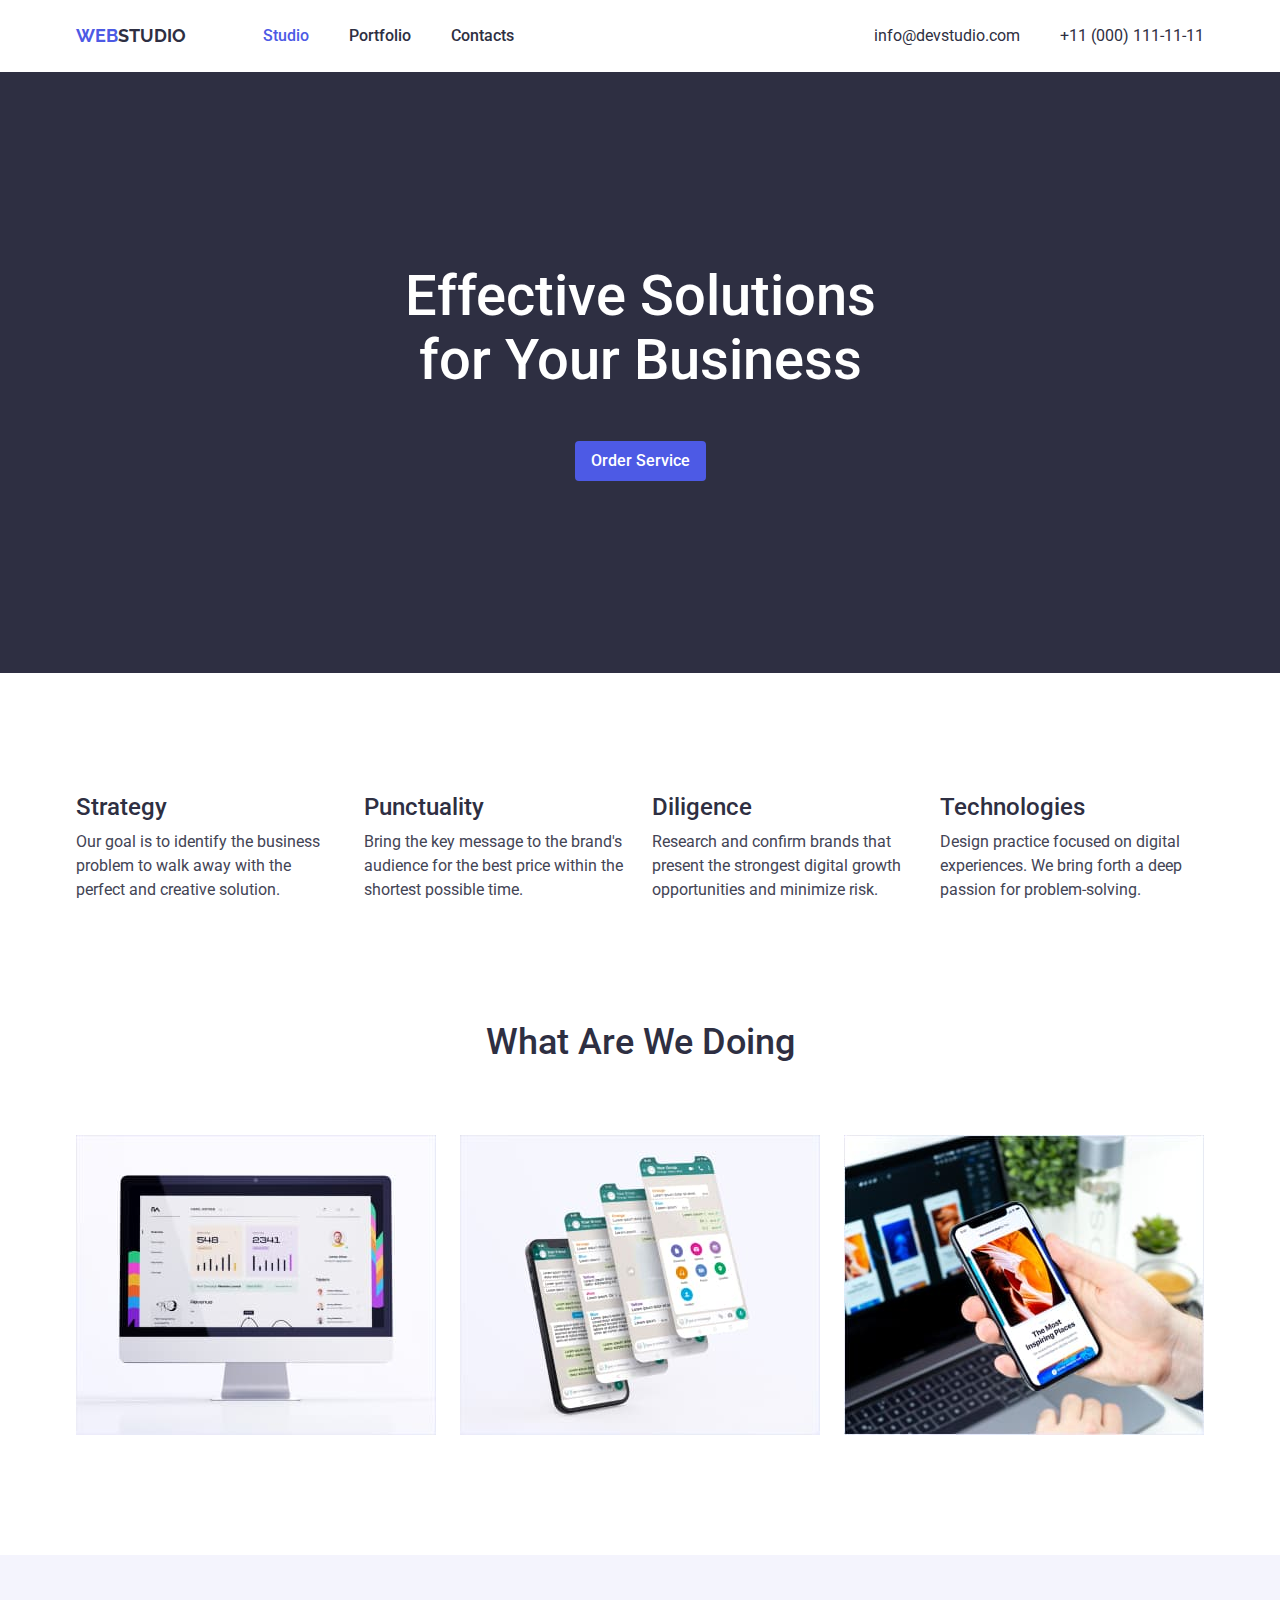
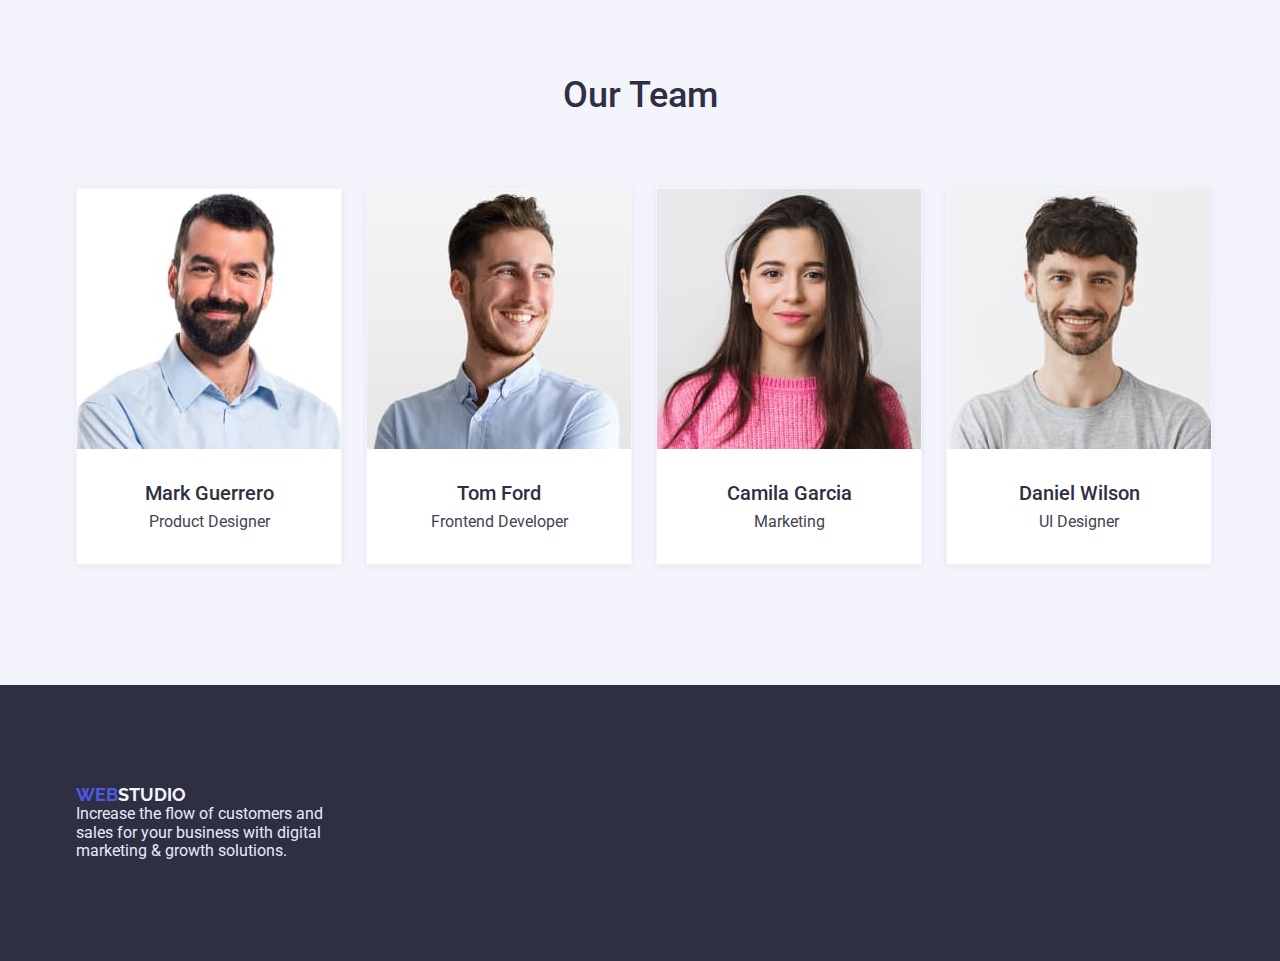
<file: index.html>
<!DOCTYPE html>
<html lang="en">
	<head>
		<meta charset="UTF-8" />
		<meta http-equiv="X-UA-Compatible" content="IE=edge" />
		<meta name="viewport" content="width=device-width, initial-scale=1.0" />
		<title>Main Page</title>
		<link
			href="https://fonts.googleapis.com/css2?family=Raleway:wght@700&family=Roboto:wght@400;500;700;900&display=swap"
			rel="stylesheet"
		/>
		<link rel="stylesheet" href="./css/modern-normalize.css" />
		<link rel="stylesheet" href="./css/styles.css" />
	</head>
	<body>
		<header class="header">
			<div class="container main-nav">
				<a href="./index.html" class="logo">Web<span class="logo-dark">Studio</span></a>
				<nav>
					<ul class="site-nav list">
						<li class="item"><a href="./index.html" class="link underlineless current">Studio</a></li>
						<li class="item"><a href="./portfolio.html" class="link underlineless">Portfolio</a></li>
						<li class="item"><a href="" class="link underlineless">Contacts</a></li>
					</ul>
				</nav>
				<ul class="contact list">
					<li class="item"><a href="mailto:info@devstudio.com" class="link underlineless">info@devstudio.com</a></li>
					<li class="item"><a href="tel:+110001111111" class="link underlineless">+11 (000) 111-11-11</a></li>
				</ul>
			</div>
		</header>

		<main>
			<section class="hero">
				<h1 class="hero-title">Effective Solutions<br />for Your Business</h1>
				<button type="button" class="primary">Order Service</button>
			</section>

			<section class="section-adv">
				<div class="container">
					<h2 class="section-title visually-hidden">Advantage</h2>
					<ul class="advantage-list list">
						<li class="item">
							<h3 class="advantage">Strategy</h3>
							<p>Our goal is to identify the business problem to walk away with the perfect and creative solution. </p>
						</li>
						<li class="item">
							<h3 class="advantage">Punctuality</h3>
							<p>Bring the key message to the brand's audience for the best price within the shortest possible time.</p>
						</li>
						<li class="item">
							<h3 class="advantage">Diligence</h3>
							<p
								>Research and confirm brands that present the strongest digital growth opportunities and minimize
								risk.</p
							>
						</li>
						<li class="item">
							<h3 class="advantage">Technologies</h3>
							<p>Design practice focused on digital experiences. We bring forth a deep passion for problem-solving.</p>
						</li>
					</ul>
				</div>
			</section>

			<section class="section">
				<div class="container">
					<h2 class="section-title">What are we doing</h2>
					<ul class="dev-img list">
						<li class="item"><img src="./images/pic/website.jpg" alt="WebSite" width="360" class="dev-img-item" /></li>
						<li class="item"
							><img src="./images/pic/messenger.jpg" alt="Messenger" width="360" class="dev-img-item"
						/></li>
						<li class="item"><img src="./images/pic/app.jpg" alt="App" width="360" class="dev-img-item" /></li>
					</ul>
				</div>
			</section>

			<section class="section light">
				<div class="container">
					<h2 class="section-title">Our Team</h2>
					<ul class="team-list list">
						<li class="team-item shadow">
							<img src="./images/team/mark-guerrero.jpg" alt="Photo Mark Guerrero" height="260" class="team-img" />
							<div class="team-card"><h3 class="team-name">Mark Guerrero</h3> <p>Product Designer</p></div>
						</li>
						<li class="team-item shadow">
							<img src="./images/team/tom-ford.jpg" alt="Photo Tom Ford" height="260" class="team-img" />
							<div class="team-card"><h3 class="team-name">Tom Ford</h3> <p>Frontend Developer</p></div>
						</li>
						<li class="team-item shadow">
							<img src="./images/team/camila-garcia.jpg" alt="Photo Camila Garcia" height="260" class="team-img" />
							<div class="team-card"><h3 class="team-name">Camila Garcia</h3> <p>Marketing</p></div>
						</li>
						<li class="team-item shadow">
							<img src="./images/team/daniel-wilson.jpg" alt="Photo Daniel Wilson" height="260" class="team-img" />
							<div class="team-card"><h3 class="team-name">Daniel Wilson</h3> <p>UI Designer</p></div>
						</li>
					</ul>
				</div>
			</section>
		</main>

		<footer class="footer">
			<div class="container">
				<a href="./index.html" class="logo">Web<span class="logo-light">Studio</span></a>
				<p>Increase the flow of customers and sales for your business with digital marketing & growth solutions.</p>
			</div>
		</footer>
	</body>
</html>
</file>
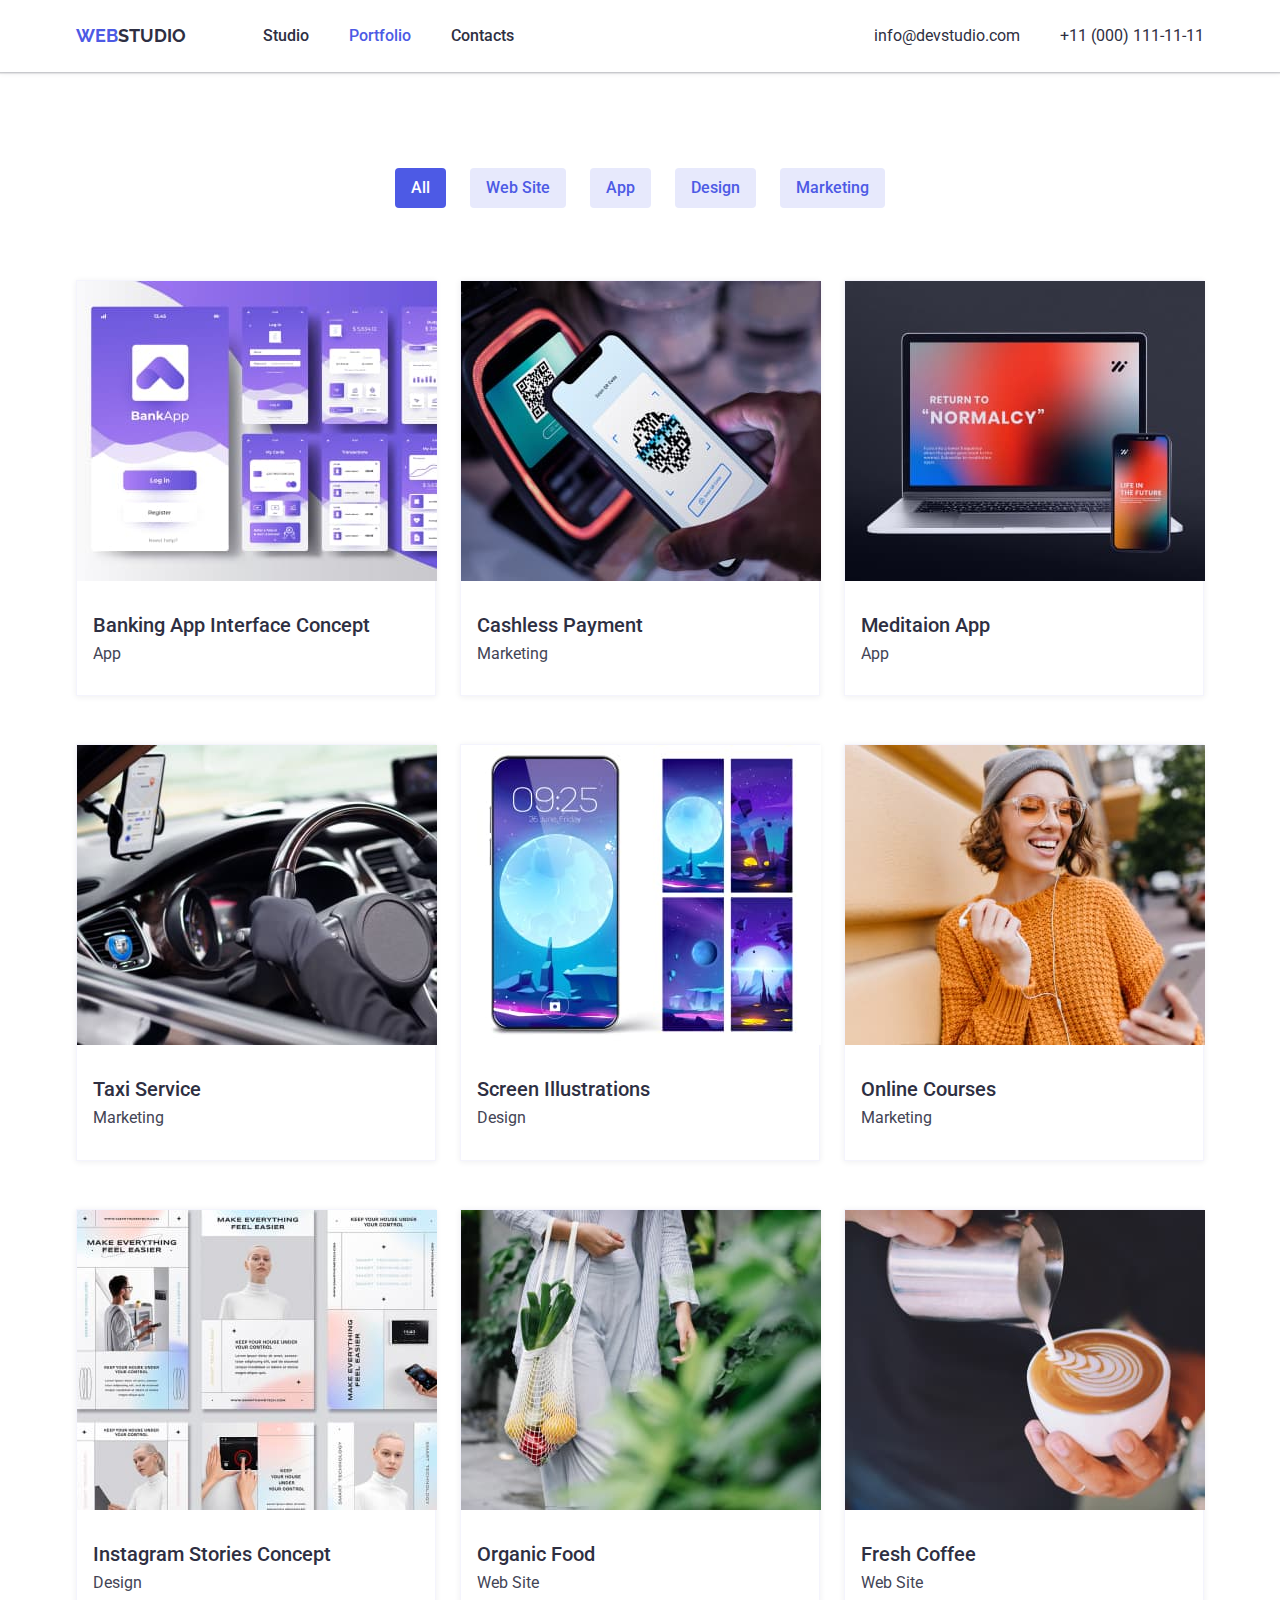
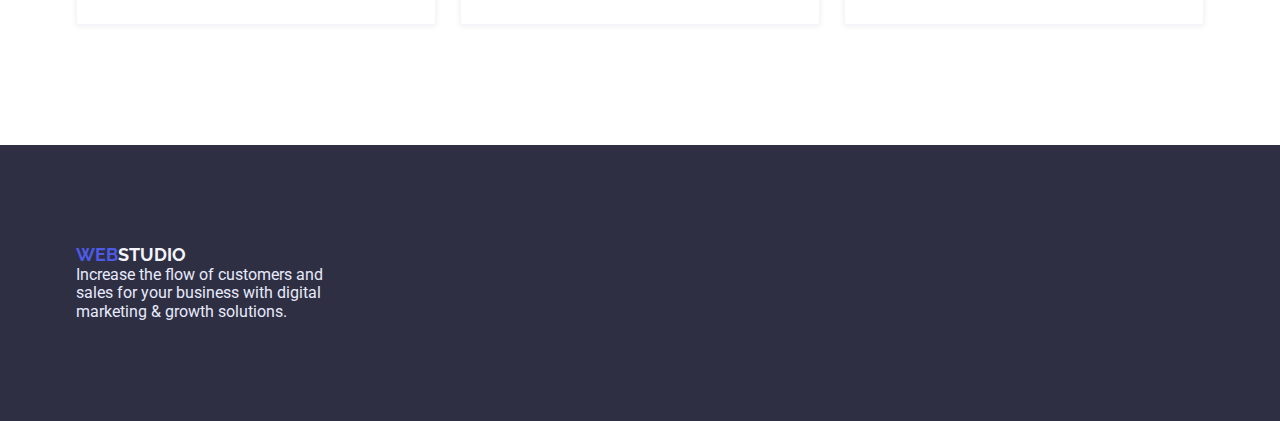
<file: portfolio.html>
<!DOCTYPE html>
<html lang="en">
	<head>
		<meta charset="UTF-8" />
		<meta http-equiv="X-UA-Compatible" content="IE=edge" />
		<meta name="viewport" content="width=device-width, initial-scale=1.0" />
		<title>Portfolio</title>
		<link
			href="https://fonts.googleapis.com/css2?family=Raleway:wght@700&family=Roboto:wght@400;500;700;900&display=swap"
			rel="stylesheet"
		/>
		<link rel="stylesheet" href="./css/modern-normalize.css" />
		<link rel="stylesheet" href="./css/styles.css" />
	</head>
	<body>
		<header class="header">
			<div class="container main-nav">
				<a href="./index.html" class="logo">Web<span class="logo-dark">Studio</span></a>
				<nav>
					<ul class="site-nav list">
						<li class="item"><a href="./index.html" class="link underlineless">Studio</a></li>
						<li class="item"><a href="./portfolio.html" class="link underlineless current">Portfolio</a></li>
						<li class="item"><a href="" class="link underlineless">Contacts</a></li>
					</ul>
				</nav>
				<ul class="contact list">
					<li class="item"><a href="mailto:info@devstudio.com" class="link underlineless">info@devstudio.com</a></li>
					<li class="item"><a href="tel:+110001111111" class="link underlineless">+11 (000) 111-11-11</a></li>
				</ul>
			</div>
		</header>

		<main>
			<section class="section portfolio">
				<div class="container">
					<h1 class="section-title visually-hidden">Portfolio</h1>
					<ul class="filters-list list">
						<li class="filters">
							<button type="button" class="button primary">All</button>
						</li>
						<li class="filters">
							<button type="button" class="button secondary">Web Site</button>
						</li>
						<li class="filters">
							<button type="button" class="button secondary">App</button>
						</li>
						<li class="filters">
							<button type="button" class="button secondary">Design</button>
						</li>
						<li class="filters">
							<button type="button" class="button secondary">Marketing</button>
						</li>
					</ul>
					<ul class="list works">
						<li class="works-item shadow">
							<a href="" class="underlineless">
								<img
									src="./images/cards/card-01.jpg"
									alt="Banking App Interface Concept"
									width="360"
									class="card-img"
								/>
								<div class="cards"
									><h2 class="card-name">Banking App Interface Concept</h2> <p class="card-description">App</p></div
								>
							</a>
						</li>
						<li class="works-item shadow">
							<a href="" class="underlineless">
								<img src="./images/cards/card-02.jpg" alt="Cashless Payment" width="360" class="card-img" />
								<div class="cards"
									><h2 class="card-name">Cashless Payment</h2> <p class="card-description">Marketing</p></div
								>
							</a>
						</li>
						<li class="works-item shadow">
							<a href="" class="underlineless">
								<img src="./images/cards/card-03.jpg" alt="Meditaion App" width="360" class="card-img" />
								<div class="cards"><h2 class="card-name">Meditaion App</h2> <p class="card-description">App</p></div>
							</a>
						</li>
						<li class="works-item shadow">
							<a href="" class="underlineless">
								<img src="./images/cards/card-04.jpg" alt="Taxi Service" width="360" class="card-img" />
								<div class="cards"
									><h2 class="card-name">Taxi Service</h2> <p class="card-description">Marketing</p></div
								>
							</a>
						</li>
						<li class="works-item shadow">
							<a href="" class="underlineless">
								<img src="./images/cards/card-05.jpg" alt="Screen Illustrations" width="360" class="card-img" />
								<div class="cards"
									><h2 class="card-name">Screen Illustrations</h2> <p class="card-description">Design</p></div
								>
							</a>
						</li>
						<li class="works-item shadow">
							<a href="" class="underlineless">
								<img src="./images/cards/card-06.jpg" alt="Online Courses" width="360" class="card-img" />
								<div class="cards"
									><h2 class="card-name">Online Courses</h2> <p class="card-description">Marketing</p></div
								>
							</a>
						</li>
						<li class="works-item shadow">
							<a href="" class="underlineless">
								<img src="./images/cards/card-07.jpg" alt="Instagram Stories Concept" width="360" class="card-img" />
								<div class="cards"
									><h2 class="card-name">Instagram Stories Concept</h2> <p class="card-description">Design</p></div
								>
							</a>
						</li>
						<li class="works-item shadow">
							<a href="" class="underlineless">
								<img src="./images/cards/card-08.jpg" alt="Organic Food" width="360" class="card-img" />
								<div class="cards"
									><h2 class="card-name">Organic Food</h2> <p class="card-description">Web Site</p></div
								>
							</a>
						</li>
						<li class="works-item shadow">
							<a href="" class="underlineless">
								<img src="./images/cards/card-09.jpg" alt="Fresh Coffee" width="360" class="card-img" />
								<div class="cards"
									><h2 class="card-name">Fresh Coffee</h2> <p class="card-description">Web Site</p></div
								>
							</a>
						</li>
					</ul>
				</div>
			</section>
		</main>

		<footer class="footer">
			<div class="container">
				<a href="./index.html" class="logo">Web<span class="logo-light">Studio</span></a>
				<p>Increase the flow of customers and sales for your business with digital marketing & growth solutions.</p>
			</div>
		</footer>
	</body>
</html>
</file>
<file: css/styles.css>
/* Variable colors */

:root {
    --primary: #4D5AE5; /* CTAs, focused, active states, links */
    --dark: #2E2F42; /* overlays, shadows, headings */
    --success: #31D0AA; /* valid fields, success messages */
    --text: #434455; /* body text */
    --subtle-text: #8E8F99; /*helper text, deemphasized text */
    --accent: #E7E9FC; /* accent color, hairlines, subtle backgrounds */
    --light: #F4F4FD; /* light mode backgrounds, light mode dialogs/alerts */
    --white: #FFFFFF;
  }

/* General */

body {
    font-family: 'Roboto', sans-serif;
    font-size: 16px;  
    color: var(--text);
    background-color: var(--white);
}

h2 {
    margin: 0;
    padding: 0;

    text-align: center;
}

h1, h2, h3, p, ul {
    margin: 0;
    padding: 0;
}

.list {
    margin: 0;
    padding: 0;

    list-style: none;
}

.underlineless {
    text-decoration: none;
}

.visually-hidden { 
    position: absolute;
    width: 1px;
    height: 1px;
    margin: -1px;
    border: 0;
    padding: 0;
    clip: rect(0 0 0 0);
    overflow: hidden;
} 

.card-name ~ p {
    margin: 0;
}

/* Logo */

.logo {
    font-family: 'Raleway';
    font-size: 18px;
    font-weight: 700;
    text-transform: uppercase;
    text-decoration: none;
    color:  var(--primary);
}

.logo-dark {
    color: var(--dark);
}

.logo-light {
    color: var(--light);
}

/* Container */

.container {
    width: 1158px;
    margin: 0 auto;
    padding: 0px 15px;
}

.shadow {
    border: 0.5px solid #F4F4FD;
    box-shadow: 0px 1px 6px rgba(46, 47, 66, 0.08);
}

/* Main nav */

.header {
    background-color: #FFFFFF;
    box-shadow: 0px 2px 1px rgba(46, 47, 66, 0.08), 
            0px 1px 1px rgba(46, 47, 66, 0.16), 
            0px 1px 6px rgba(46, 47, 66, 0.08);
}

.main-nav {
display: flex;
align-items: center;
}

/* Site nav */

.site-nav {
    display: flex;
    margin-left: 77px;

    font-size: 16px;
    font-weight: 500;
    line-height: 1.5;
}

.site-nav .item:not(:last-child) {
    margin-right: 40px;
}

.site-nav .link {
    display: block;
    padding-top: 24px;
    padding-bottom: 24px;

    color:  var(--dark);
}

.site-nav .link:hover,
.site-nav .link:focus {
    color: var(--text);
}

.site-nav .link:active {
    color: var(--primary);
}

.site-nav .current {
    color: var(--primary);
}

/* Contacts */

.contact {
    display: flex;
    margin-left: auto;
}

.contact .item + .item {
    margin-left: 40px;
}

.contact .link {
    color: var(--dark);
}

.contact .link:hover, 
.contact .link:focus {
    color: var(--primary);
}

/* Hero */

.hero {
    padding-top: 192px;
    padding-bottom: 192px;

    color: var(--white);
    background-color: var(--dark);
    text-align: center;
}

.hero-title {
    margin-top: 0;
    margin-bottom: 48px;

    font-size: 56px;
    font-weight: 500;  
}

/* Section */

.section {
    padding-top: 120px;
    padding-bottom: 120px;
}

.section-adv {
    padding-top: 120px;
}

.section-title {
    margin-bottom: 72px;

    font-size: 36px;
    font-weight: 500;
    text-transform: capitalize;
    color: var(--dark);
}

.section.light {
    background-color: var(--light);
}

/* Advantage */

.advantage {
    margin-top: 0;
    margin-bottom: 8px;

    font-size: 24px;
    font-weight: 500;
    line-height: 1.2;  
    color: var(--dark);   
}

.advantage ~ p {
    line-height: 1.5;  
}

.advantage-list {
    display: flex;
}

.advantage-list .item {
    width: 264px;
}

.advantage-list .item:not(:last-child) {
    margin-right: 24px;
}

.advantage ~ p {
    margin: 0;
}

/* Dev Img */

.dev-img {
    display: flex;
}

.dev-img .item:not(:last-child) {
    margin-right: 24px;
}

.dev-img-item {
    display: block;
}

/* Team */

.team-list {
    display: flex;
}

.team-item:not(:last-child) {
    margin-right: 24px;    
}

.team-card {
    background-color: var(--white);
    text-align: center;
}

.team-name {
    padding-top: 32px;
    padding-bottom: 8px;
    font-size: 20px;
    font-weight: 500;
    line-height: 1.2;
    color: var(--dark);  
}

.team-item p {
    padding-bottom: 32px;
}

.team-img {
    display: block;
}

/* Button */

button {
    padding: 8px 16px;

    font-size: 16px;
    font-family: inherit;
    font-weight: 500;
    line-height: 1.5;
    border: 0px;
    border-radius: 4px;
    cursor: pointer;
}

.filters-list {
    display: flex;
    justify-content: center;
}

.filters:not(:last-child) {
    margin-right: 24px;
}

button.primary {
    color: var(--white);
    background-color: var(--primary);
}

button.primary:active {
    background-color: #404BBF;
}

button.secondary {
    color: var(--primary);
    background-color: var(--accent);
}

button.secondary:hover,
button.secondary:focus {
    color: var(--white);
    background-color: var(--primary);  
}

button.secondary:active {
    color: var(--white);
    background-color: #404BBF;
}

/* Portfolio */

.portfolio {
    padding-top: 96px;
    padding-bottom: 120px;
}

.works {
    margin-top: 72px;
}

.list.works {
    display: flex;
    flex-wrap: wrap;
}

.works-item {
    width: 360px;
    margin-right: 24px;
    margin-bottom: 48px;
}

.works-item:nth-child(3n) {
    margin-right: 0px;
}

.works-item:nth-last-child(-n+3) {
    margin-bottom: 0px;
}

.card-img {
    display: block;
}

.cards {
    padding-left: 16px;
    padding-right: 16px;
    background-color: var(--white);
    text-align: left;
}

.card-name {
    padding-top: 32px;
    padding-bottom: 8px;
    font-size: 20px;
    font-weight: 500;
    line-height: 1.2;
    text-align: left;
    color: var(--dark); 
}

.card-description {
    padding-bottom: 32px;
    color: var(--text);
}

/* Footer */

.footer {
    padding: 100px 0px;

    color: var(--accent);
    background-color: var(--dark);
}

.footer p {
margin-bottom: 0;
width: 264px;
}
</file>
